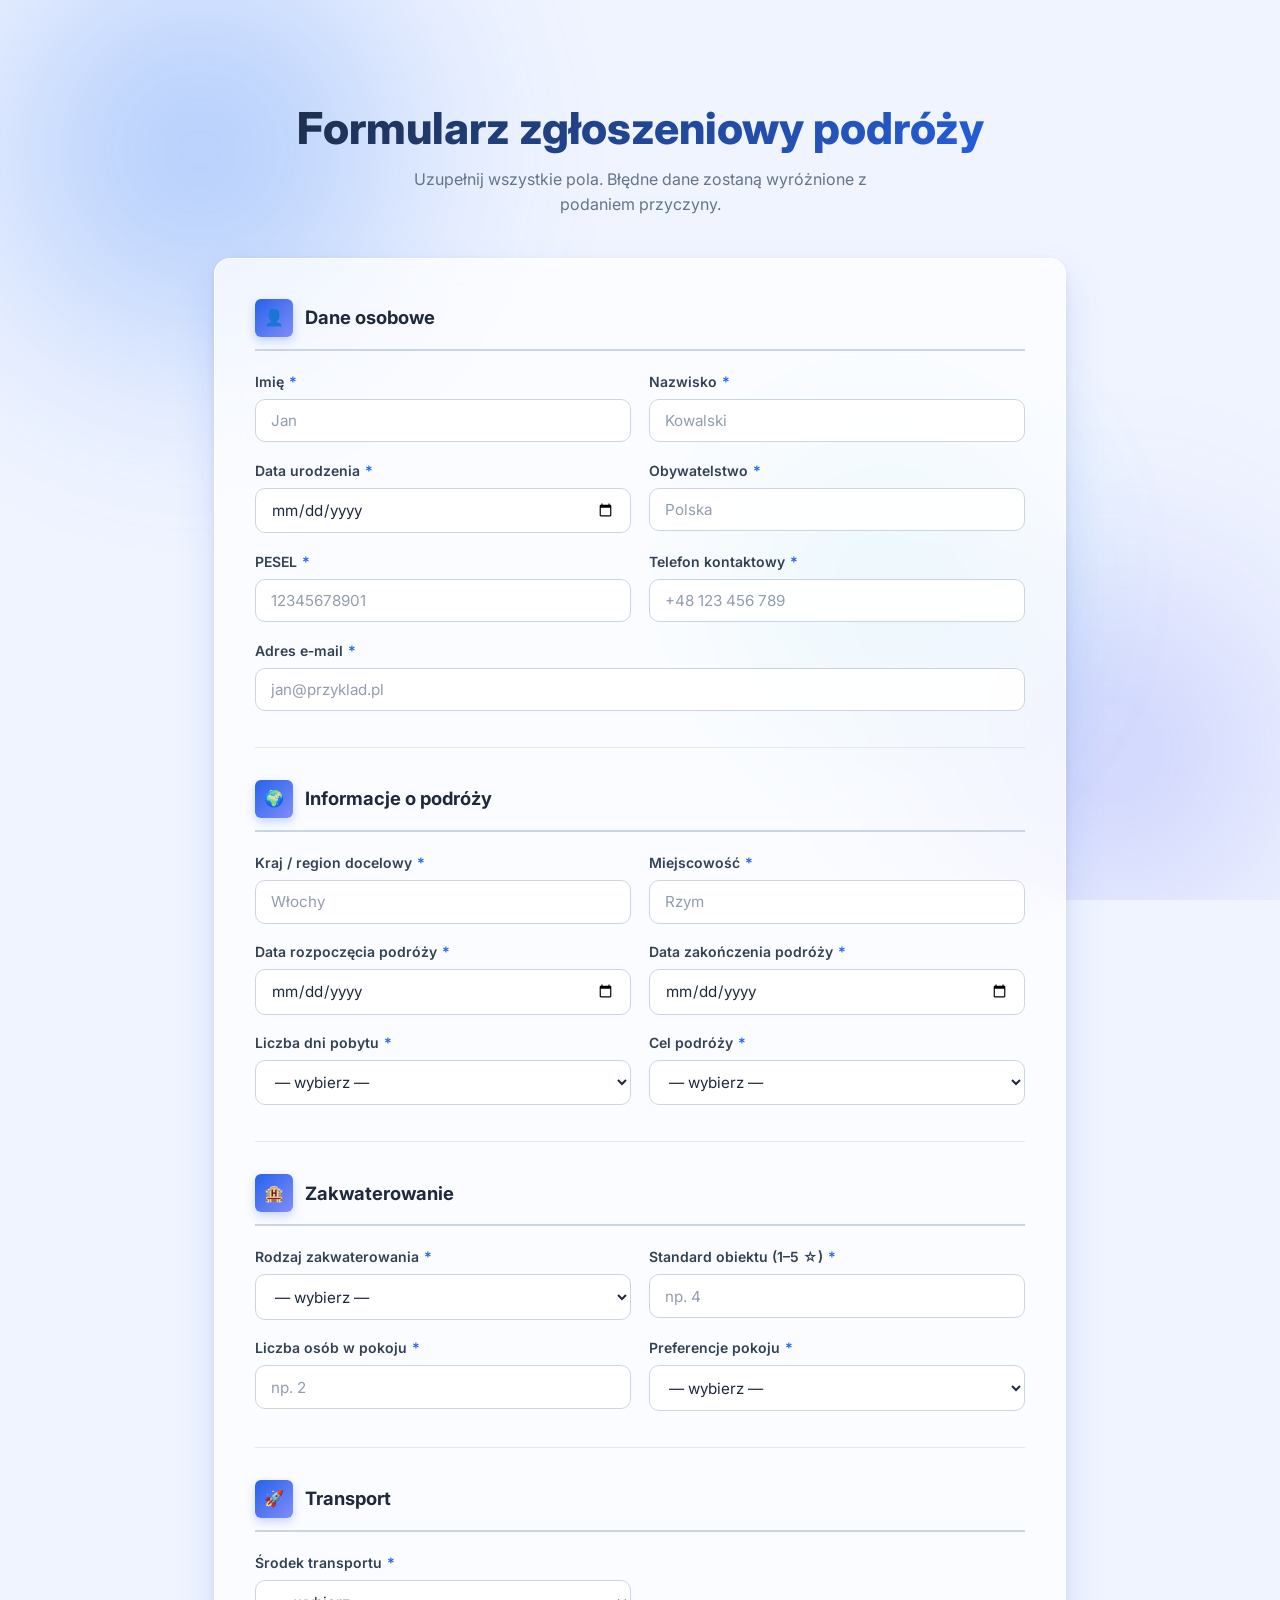
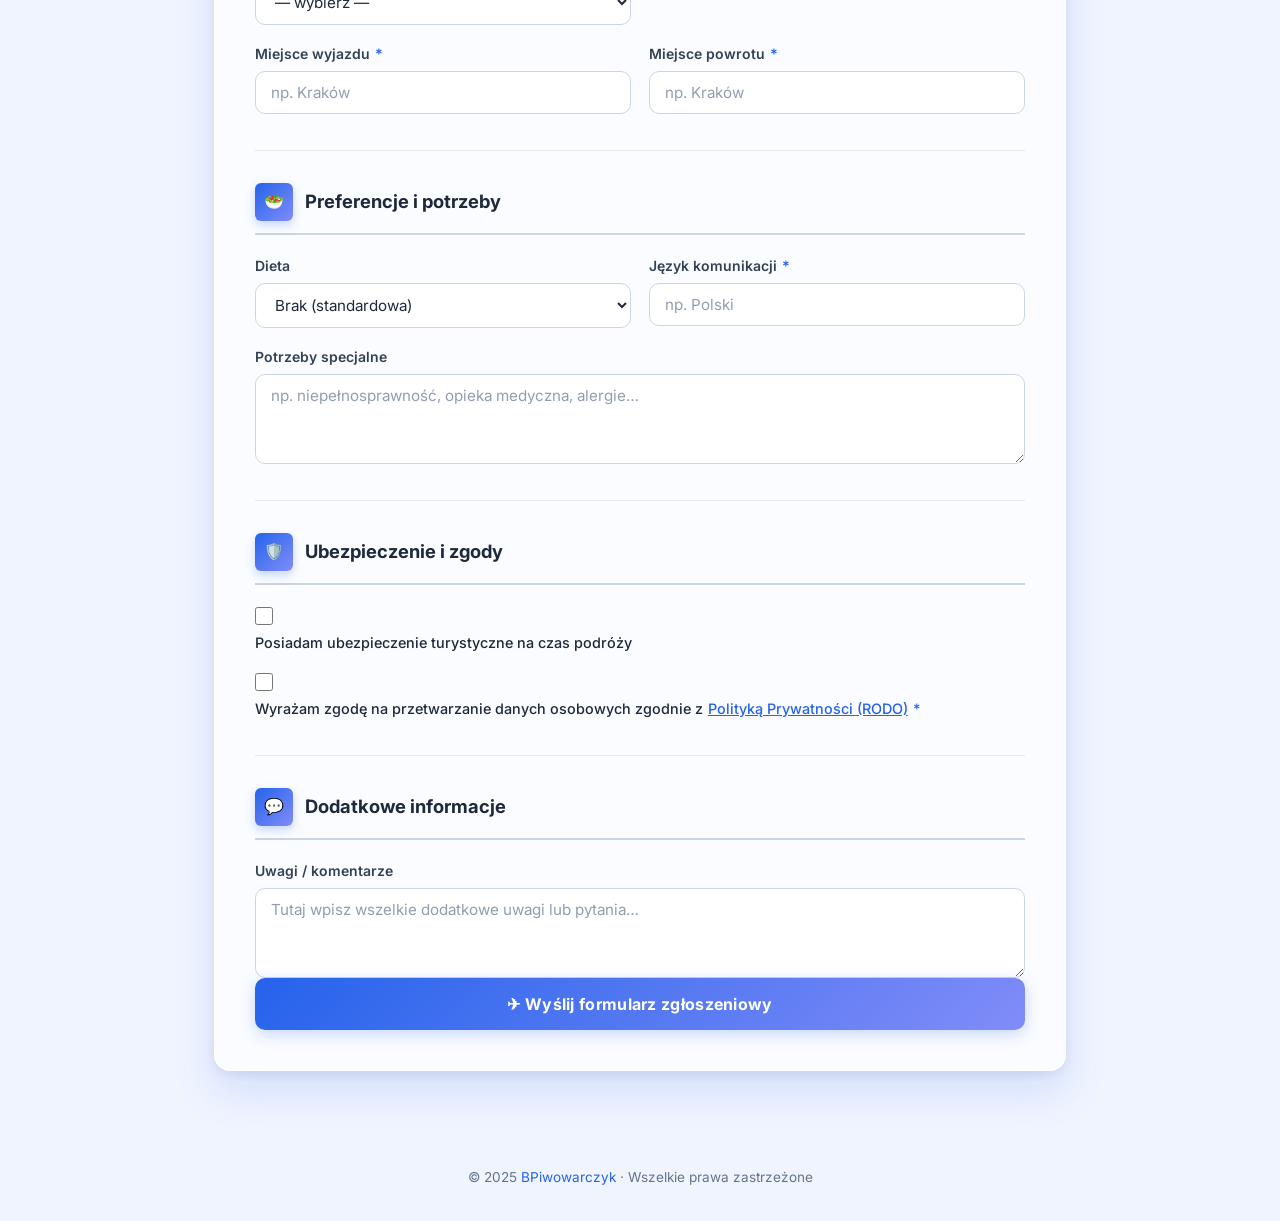
<file: zadanie/formularz_podrózy.html>
<!DOCTYPE html>
<html lang="pl-PL">

<head>
    <meta charset="UTF-8" />
    <meta name="viewport" content="width=device-width, initial-scale=1.0" />
    <title>Formularz podróży – BPiwowarczyk</title>
    <meta name="description" content="Formularz zgłoszeniowy podróży – wypełnij dane i zarezerwuj swój wyjazd." />
    <link href="https://fonts.googleapis.com/css2?family=Inter:wght@400;500;600;700;800&display=swap"
        rel="stylesheet" />
    <link rel="stylesheet" href="travel_form.css" />
    <script>
        (function () {
            try {
                var t = localStorage.getItem('theme');
                if (!t && window.matchMedia && window.matchMedia('(prefers-color-scheme: dark)').matches) t = 'dark';
                if (t === 'dark') document.documentElement.classList.add('dark');
            } catch (e) { }
        })();
    </script>
</head>

<body>

    <div class="bg-blobs" aria-hidden="true">
        <div class="blob blob-1"></div>
        <div class="blob blob-2"></div>
        <div class="blob blob-3"></div>
    </div>

    <div class="page-wrapper">
        <div class="container">

            <div class="page-header">
                <h1>Formularz zgłoszeniowy podróży</h1>
                <p>Uzupełnij wszystkie pola. Błędne dane zostaną wyróżnione z podaniem przyczyny.</p>
            </div>

            <form id="travelForm" class="travel-form" novalidate autocomplete="on">

                <div class="form-section">
                    <div class="form-section-header">
                        <div class="section-icon">👤</div>
                        <h2 class="form-section-title">Dane osobowe</h2>
                    </div>
                    <div class="form-grid">

                        <div class="form-row">
                            <label for="firstName">Imię <span class="req">*</span></label>
                            <input type="text" id="firstName" name="firstName" autocomplete="given-name"
                                placeholder="Jan" required />
                            <span class="error-msg" id="err-firstName"></span>
                        </div>

                        <div class="form-row">
                            <label for="lastName">Nazwisko <span class="req">*</span></label>
                            <input type="text" id="lastName" name="lastName" autocomplete="family-name"
                                placeholder="Kowalski" required />
                            <span class="error-msg" id="err-lastName"></span>
                        </div>

                        <div class="form-row">
                            <label for="birthDate">Data urodzenia <span class="req">*</span></label>
                            <input type="date" id="birthDate" name="birthDate" autocomplete="bday" required />
                            <span class="error-msg" id="err-birthDate"></span>
                        </div>

                        <div class="form-row">
                            <label for="nationality">Obywatelstwo <span class="req">*</span></label>
                            <input type="text" id="nationality" name="nationality" placeholder="Polska" required />
                            <span class="error-msg" id="err-nationality"></span>
                        </div>

                        <div class="form-row">
                            <label for="pesel">PESEL <span class="req">*</span></label>
                            <input type="text" id="pesel" name="pesel" placeholder="12345678901" maxlength="11"
                                required />
                            <span class="error-msg" id="err-pesel"></span>
                        </div>

                        <div class="form-row">
                            <label for="phone">Telefon kontaktowy <span class="req">*</span></label>
                            <input type="tel" id="phone" name="phone" autocomplete="tel" placeholder="+48 123 456 789"
                                required />
                            <span class="error-msg" id="err-phone"></span>
                        </div>

                        <div class="form-row col-full">
                            <label for="email">Adres e‑mail <span class="req">*</span></label>
                            <input type="email" id="email" name="email" autocomplete="email"
                                placeholder="jan@przyklad.pl" required />
                            <span class="error-msg" id="err-email"></span>
                        </div>

                    </div>
                </div>

                <hr class="section-divider" />

                <div class="form-section">
                    <div class="form-section-header">
                        <div class="section-icon">🌍</div>
                        <h2 class="form-section-title">Informacje o podróży</h2>
                    </div>
                    <div class="form-grid">

                        <div class="form-row">
                            <label for="country">Kraj / region docelowy <span class="req">*</span></label>
                            <input type="text" id="country" name="country" placeholder="Włochy" required />
                            <span class="error-msg" id="err-country"></span>
                        </div>

                        <div class="form-row">
                            <label for="city">Miejscowość <span class="req">*</span></label>
                            <input type="text" id="city" name="city" placeholder="Rzym" required />
                            <span class="error-msg" id="err-city"></span>
                        </div>

                        <div class="form-row">
                            <label for="startDate">Data rozpoczęcia podróży <span class="req">*</span></label>
                            <input type="date" id="startDate" name="startDate" required />
                            <span class="error-msg" id="err-startDate"></span>
                        </div>

                        <div class="form-row">
                            <label for="endDate">Data zakończenia podróży <span class="req">*</span></label>
                            <input type="date" id="endDate" name="endDate" required />
                            <span class="error-msg" id="err-endDate"></span>
                        </div>

                        <div class="form-row">
                            <label for="stayLength">Liczba dni pobytu <span class="req">*</span></label>
                            <select id="stayLength" name="stayLength" required>
                                <option value="">— wybierz —</option>
                                <option value="7">7 dni</option>
                                <option value="10">10 dni</option>
                                <option value="14">14 dni</option>
                            </select>
                            <span class="error-msg" id="err-stayLength"></span>
                        </div>

                        <div class="form-row">
                            <label for="purpose">Cel podróży <span class="req">*</span></label>
                            <select id="purpose" name="purpose" required>
                                <option value="">— wybierz —</option>
                                <option value="wypoczynek">Wypoczynek</option>
                                <option value="zwiedzanie">Zwiedzanie</option>
                                <option value="biznes">Biznes</option>
                                <option value="inny">Inny</option>
                            </select>
                            <span class="error-msg" id="err-purpose"></span>
                        </div>

                    </div>
                </div>

                <hr class="section-divider" />

                <div class="form-section">
                    <div class="form-section-header">
                        <div class="section-icon">🏨</div>
                        <h2 class="form-section-title">Zakwaterowanie</h2>
                    </div>
                    <div class="form-grid">

                        <div class="form-row">
                            <label for="accommodationType">Rodzaj zakwaterowania <span class="req">*</span></label>
                            <select id="accommodationType" name="accommodationType" required>
                                <option value="">— wybierz —</option>
                                <option value="hotel">Hotel</option>
                                <option value="apartament">Apartament</option>
                                <option value="pensjonat">Pensjonat</option>
                                <option value="hostel">Hostel</option>
                                <option value="inny">Inny</option>
                            </select>
                            <span class="error-msg" id="err-accommodationType"></span>
                        </div>

                        <div class="form-row">
                            <label for="accommodationRating">Standard obiektu (1–5 ☆) <span class="req">*</span></label>
                            <input type="number" id="accommodationRating" name="accommodationRating" min="1" max="5"
                                placeholder="np. 4" required />
                            <span class="error-msg" id="err-accommodationRating"></span>
                        </div>

                        <div class="form-row">
                            <label for="peopleInRoom">Liczba osób w pokoju <span class="req">*</span></label>
                            <input type="number" id="peopleInRoom" name="peopleInRoom" min="1" max="10"
                                placeholder="np. 2" required />
                            <span class="error-msg" id="err-peopleInRoom"></span>
                        </div>

                        <div class="form-row">
                            <label for="roomPreference">Preferencje pokoju <span class="req">*</span></label>
                            <select id="roomPreference" name="roomPreference" required>
                                <option value="">— wybierz —</option>
                                <option value="jednoosobowy">Jednoosobowy</option>
                                <option value="dwuosobowy">Dwuosobowy</option>
                                <option value="rodzinny">Rodzinny</option>
                            </select>
                            <span class="error-msg" id="err-roomPreference"></span>
                        </div>

                    </div>
                </div>

                <hr class="section-divider" />

                <div class="form-section">
                    <div class="form-section-header">
                        <div class="section-icon">🚀</div>
                        <h2 class="form-section-title">Transport</h2>
                    </div>
                    <div class="form-grid">

                        <div class="form-row">
                            <label for="transportMode">Środek transportu <span class="req">*</span></label>
                            <select id="transportMode" name="transportMode" required>
                                <option value="">— wybierz —</option>
                                <option value="samolot">✈ Samolot</option>
                                <option value="autokar">🚌 Autokar</option>
                                <option value="wlasny">🚗 Własny</option>
                                <option value="pociag">🚆 Pociąg</option>
                            </select>
                            <span class="error-msg" id="err-transportMode"></span>
                        </div>

                        <div class="form-row"></div>

                        <div class="form-row">
                            <label for="departurePlace">Miejsce wyjazdu <span class="req">*</span></label>
                            <input type="text" id="departurePlace" name="departurePlace" placeholder="np. Kraków"
                                required />
                            <span class="error-msg" id="err-departurePlace"></span>
                        </div>

                        <div class="form-row">
                            <label for="returnPlace">Miejsce powrotu <span class="req">*</span></label>
                            <input type="text" id="returnPlace" name="returnPlace" placeholder="np. Kraków" required />
                            <span class="error-msg" id="err-returnPlace"></span>
                        </div>

                    </div>
                </div>

                <hr class="section-divider" />

                <div class="form-section">
                    <div class="form-section-header">
                        <div class="section-icon">🥗</div>
                        <h2 class="form-section-title">Preferencje i potrzeby</h2>
                    </div>
                    <div class="form-grid">

                        <div class="form-row">
                            <label for="diet">Dieta</label>
                            <select id="diet" name="diet">
                                <option value="">Brak (standardowa)</option>
                                <option value="wegetarianska">Wegetariańska</option>
                                <option value="weganska">Wegańska</option>
                                <option value="bezglutenowa">Bezglutenowa</option>
                                <option value="halal">Halal</option>
                                <option value="inne">Inne</option>
                            </select>
                        </div>

                        <div class="form-row">
                            <label for="language">Język komunikacji <span class="req">*</span></label>
                            <input type="text" id="language" name="language" placeholder="np. Polski" required />
                            <span class="error-msg" id="err-language"></span>
                        </div>

                        <div class="form-row col-full">
                            <label for="specialNeeds">Potrzeby specjalne</label>
                            <textarea id="specialNeeds" name="specialNeeds"
                                placeholder="np. niepełnosprawność, opieka medyczna, alergie…"></textarea>
                        </div>

                    </div>
                </div>

                <hr class="section-divider" />

                <div class="form-section">
                    <div class="form-section-header">
                        <div class="section-icon">🛡️</div>
                        <h2 class="form-section-title">Ubezpieczenie i zgody</h2>
                    </div>
                    <div class="form-grid">

                        <div class="form-row col-full">
                            <div class="checkbox-row">
                                <input type="checkbox" id="insurance" name="insurance" />
                                <label for="insurance">
                                    Posiadam ubezpieczenie turystyczne na czas podróży
                                </label>
                            </div>
                        </div>

                        <div class="form-row col-full">
                            <div class="checkbox-row">
                                <input type="checkbox" id="privacy" name="privacy" required />
                                <label for="privacy">
                                    Wyrażam zgodę na przetwarzanie danych osobowych zgodnie z
                                    <a href="#" target="_blank" rel="noopener">Polityką Prywatności (RODO)</a>
                                    <span class="req">*</span>
                                </label>
                            </div>
                            <span class="error-msg" id="err-privacy"></span>
                        </div>

                    </div>
                </div>

                <hr class="section-divider" />

                <div class="form-section">
                    <div class="form-section-header">
                        <div class="section-icon">💬</div>
                        <h2 class="form-section-title">Dodatkowe informacje</h2>
                    </div>
                    <div class="form-grid">
                        <div class="form-row col-full">
                            <label for="remarks">Uwagi / komentarze</label>
                            <textarea id="remarks" name="remarks"
                                placeholder="Tutaj wpisz wszelkie dodatkowe uwagi lub pytania…"></textarea>
                        </div>
                    </div>
                </div>

                <button type="submit" class="btn-submit" id="submitBtn">
                    ✈ Wyślij formularz zgłoszeniowy
                </button>

                <p class="form-status" id="formStatus" aria-live="polite" role="alert"></p>

            </form>
        </div>
    </div>

    <footer class="page-footer">
        © 2025 <a href="../index.html">BPiwowarczyk</a> · Wszelkie prawa zastrzeżone
    </footer>

    <script>
        (function () {
            'use strict';
            const btn = document.getElementById('themeBtn');
            const html = document.documentElement;

            function applyTheme(dark) {
                html.classList.toggle('dark', dark);
                btn.setAttribute('aria-checked', String(dark));
                try { localStorage.setItem('theme', dark ? 'dark' : 'light'); } catch (e) { }
            }

            btn.addEventListener('click', () => applyTheme(!html.classList.contains('dark')));
            applyTheme(html.classList.contains('dark'));
            const form = document.getElementById('travelForm');
            const status = document.getElementById('formStatus');

            function showErr(id, msg) {
                const el = document.getElementById('err-' + id);
                const inp = document.getElementById(id) || form.querySelector('[name="' + id + '"]');
                if (el) { el.textContent = '⚠ ' + msg; el.classList.add('visible'); }
                if (inp) { inp.classList.add('input-error'); inp.classList.remove('input-ok'); }
            }

            function clearErr(id) {
                const el = document.getElementById('err-' + id);
                const inp = document.getElementById(id) || form.querySelector('[name="' + id + '"]');
                if (el) { el.textContent = ''; el.classList.remove('visible'); }
                if (inp) { inp.classList.remove('input-error'); inp.classList.add('input-ok'); }
            }

            function clearAll() {
                form.querySelectorAll('.error-msg').forEach(e => { e.textContent = ''; e.classList.remove('visible'); });
                form.querySelectorAll('.input-error,.input-ok').forEach(e => { e.classList.remove('input-error', 'input-ok'); });
                status.className = 'form-status';
                status.textContent = '';
            }

            function peselValid(p) {
                if (!/^\d{11}$/.test(p)) return false;
                const w = [1, 3, 7, 9, 1, 3, 7, 9, 1, 3];
                let s = 0;
                for (let i = 0; i < 10; i++) s += w[i] * parseInt(p[i]);
                return (10 - (s % 10)) % 10 === parseInt(p[10]);
            }

            function validate() {
                let ok = true;
                const today = new Date(); today.setHours(0, 0, 0, 0);
                const firstName = form.firstName.value.trim();
                if (!firstName) { showErr('firstName', 'Imię jest wymagane.'); ok = false; }
                else if (firstName.length < 2) { showErr('firstName', 'Imię musi mieć min. 2 znaki.'); ok = false; }
                else clearErr('firstName');
                const lastName = form.lastName.value.trim();
                if (!lastName) { showErr('lastName', 'Nazwisko jest wymagane.'); ok = false; }
                else if (lastName.length < 2) { showErr('lastName', 'Nazwisko musi mieć min. 2 znaki.'); ok = false; }
                else clearErr('lastName');
                const birthVal = form.birthDate.value;
                if (!birthVal) { showErr('birthDate', 'Data urodzenia jest wymagana.'); ok = false; }
                else {
                    const birth = new Date(birthVal);
                    if (birth >= today) { showErr('birthDate', 'Data urodzenia musi być w przeszłości.'); ok = false; }
                    else clearErr('birthDate');
                }
                const nat = form.nationality.value.trim();
                if (!nat) { showErr('nationality', 'Obywatelstwo jest wymagane.'); ok = false; }
                else clearErr('nationality');
                const pesel = form.pesel.value.trim();
                if (!pesel) { showErr('pesel', 'PESEL jest wymagany.'); ok = false; }
                else if (!/^\d{11}$/.test(pesel)) { showErr('pesel', 'PESEL musi mieć dokładnie 11 cyfr.'); ok = false; }
                else if (!peselValid(pesel)) { showErr('pesel', 'PESEL jest niepoprawny (błędna suma kontrolna).'); ok = false; }
                else clearErr('pesel');
                const phone = form.phone.value.replace(/\s/g, '');
                if (!phone) { showErr('phone', 'Telefon jest wymagany.'); ok = false; }
                else if (!/^(\+?\d{9,15})$/.test(phone)) { showErr('phone', 'Podaj poprawny numer telefonu (9–15 cyfr).'); ok = false; }
                else clearErr('phone');
                const email = form.email.value.trim();
                if (!email) { showErr('email', 'Adres e‑mail jest wymagany.'); ok = false; }
                else if (!/^[^\s@]+@[^\s@]+\.[^\s@]{2,}$/.test(email)) { showErr('email', 'Podaj poprawny adres e‑mail.'); ok = false; }
                else clearErr('email');
                const country = form.country.value.trim();
                if (!country) { showErr('country', 'Kraj docelowy jest wymagany.'); ok = false; }
                else clearErr('country');
                const city = form.city.value.trim();
                if (!city) { showErr('city', 'Miejscowość jest wymagana.'); ok = false; }
                else clearErr('city');
                const startVal = form.startDate.value;
                const endVal = form.endDate.value;
                if (!startVal) { showErr('startDate', 'Data rozpoczęcia jest wymagana.'); ok = false; }
                else {
                    const start = new Date(startVal);
                    if (start < today) { showErr('startDate', 'Data rozpoczęcia nie może być w przeszłości.'); ok = false; }
                    else clearErr('startDate');
                }
                if (!endVal) { showErr('endDate', 'Data zakończenia jest wymagana.'); ok = false; }
                else {
                    const end = new Date(endVal);
                    if (startVal && end <= new Date(startVal)) {
                        showErr('endDate', 'Data zakończenia musi być późniejsza niż data rozpoczęcia.'); ok = false;
                    } else clearErr('endDate');
                }
                if (!form.stayLength.value) { showErr('stayLength', 'Wybierz liczbę dni pobytu.'); ok = false; }
                else clearErr('stayLength');
                if (!form.purpose.value) { showErr('purpose', 'Wybierz cel podróży.'); ok = false; }
                else clearErr('purpose');
                if (!form.accommodationType.value) { showErr('accommodationType', 'Wybierz rodzaj zakwaterowania.'); ok = false; }
                else clearErr('accommodationType');

                const rating = parseInt(form.accommodationRating.value);
                if (!form.accommodationRating.value) { showErr('accommodationRating', 'Standard obiektu jest wymagany.'); ok = false; }
                else if (rating < 1 || rating > 5) { showErr('accommodationRating', 'Standard musi wynosić od 1 do 5.'); ok = false; }
                else clearErr('accommodationRating');

                const people = parseInt(form.peopleInRoom.value);
                if (!form.peopleInRoom.value) { showErr('peopleInRoom', 'Podaj liczbę osób w pokoju.'); ok = false; }
                else if (people < 1) { showErr('peopleInRoom', 'Minimalna liczba osób to 1.'); ok = false; }
                else clearErr('peopleInRoom');

                if (!form.roomPreference.value) { showErr('roomPreference', 'Wybierz preferencje pokoju.'); ok = false; }
                else clearErr('roomPreference');
                if (!form.transportMode.value) { showErr('transportMode', 'Wybierz środek transportu.'); ok = false; }
                else clearErr('transportMode');

                if (!form.departurePlace.value.trim()) { showErr('departurePlace', 'Miejsce wyjazdu jest wymagane.'); ok = false; }
                else clearErr('departurePlace');

                if (!form.returnPlace.value.trim()) { showErr('returnPlace', 'Miejsce powrotu jest wymagane.'); ok = false; }
                else clearErr('returnPlace');
                if (!form.language.value.trim()) { showErr('language', 'Język komunikacji jest wymagany.'); ok = false; }
                else clearErr('language');
                if (!form.privacy.checked) { showErr('privacy', 'Zgoda na przetwarzanie danych jest wymagana.'); ok = false; }
                else clearErr('privacy');

                return ok;
            }
            form.addEventListener('input', function (e) {
                const id = e.target.id;
                if (!id) return;
                const el = form[e.target.name];
                if (!el) return;
                if (e.target.value.trim() || e.target.checked) {
                    const errEl = document.getElementById('err-' + id);
                    if (errEl && errEl.classList.contains('visible')) {
                        errEl.classList.remove('visible');
                        errEl.textContent = '';
                        e.target.classList.remove('input-error');
                    }
                }
            });
            form.addEventListener('submit', function (e) {
                e.preventDefault();
                clearAll();
                if (validate()) {
                    status.className = 'form-status success';
                    status.textContent = '✅ Formularz został poprawnie wypełniony i zgłoszony! Dziękujemy.';
                    status.scrollIntoView({ behavior: 'smooth', block: 'nearest' });
                    form.reset();
                    form.querySelectorAll('.input-ok').forEach(el => el.classList.remove('input-ok'));
                } else {
                    status.className = 'form-status error-status';
                    status.textContent = '⚠ Proszę poprawić zaznaczone pola przed wysłaniem formularza.';
                    const firstErr = form.querySelector('.input-error');
                    if (firstErr) firstErr.scrollIntoView({ behavior: 'smooth', block: 'center' });
                }
            });
        })();
    </script>
</body>

</html>
</file>
<file: zadanie/travel_form.css>
:root {
    --header-height: 70px;
    --container-width: 900px;

    /* Brand */
    --accent:      #2563eb;
    --accent-light:#3b82f6;
    --accent-dark: #1d4ed8;
    --accent-glow: rgba(37,99,235,.25);
    --success:     #10b981;
    --error-color: #ef4444;

    /* Light theme */
    --bg:          #f0f4ff;
    --bg-alt:      #e8eef8;
    --card-bg:     rgba(255,255,255,.72);
    --card-border: rgba(255,255,255,.8);
    --text:        #1e293b;
    --text-muted:  #64748b;
    --label:       #334155;
    --input-bg:    rgba(255,255,255,.9);
    --input-border:#cbd5e1;
    --input-focus: #2563eb;
    --nav-bg:      rgba(255,255,255,.85);
    --nav-border:  rgba(203,213,225,.5);
    --shadow-sm:   0 1px 3px rgba(0,0,0,.08), 0 1px 2px rgba(0,0,0,.05);
    --shadow-md:   0 4px 16px rgba(37,99,235,.12), 0 1px 4px rgba(0,0,0,.08);
    --shadow-lg:   0 20px 40px rgba(37,99,235,.15), 0 4px 12px rgba(0,0,0,.08);
    --radius:      16px;
    --radius-sm:   10px;
    --radius-xs:   6px;
    --transition:  all .3s cubic-bezier(.4,0,.2,1);
}

html.dark {
    --bg:          #0b1120;
    --bg-alt:      #111827;
    --card-bg:     rgba(17,24,39,.75);
    --card-border: rgba(255,255,255,.08);
    --text:        #f1f5f9;
    --text-muted:  #94a3b8;
    --label:       #cbd5e1;
    --input-bg:    rgba(15,23,42,.8);
    --input-border:#334155;
    --nav-bg:      rgba(11,17,32,.9);
    --nav-border:  rgba(255,255,255,.06);
    --shadow-sm:   0 1px 3px rgba(0,0,0,.3);
    --shadow-md:   0 4px 16px rgba(0,0,0,.4);
    --shadow-lg:   0 20px 40px rgba(0,0,0,.5);
}

*, *::before, *::after { box-sizing: border-box; margin: 0; padding: 0; }

html {
    scroll-behavior: smooth;
    scroll-padding-top: calc(var(--header-height) + 16px);
}

body {
    font-family: 'Inter', -apple-system, BlinkMacSystemFont, 'Segoe UI', sans-serif;
    background: var(--bg);
    color: var(--text);
    line-height: 1.6;
    overflow-x: hidden;
    transition: background .4s ease, color .3s ease;
    min-height: 100vh;
}

.bg-blobs {
    position: fixed;
    inset: 0;
    z-index: 0;
    pointer-events: none;
    overflow: hidden;
}
.blob {
    position: absolute;
    border-radius: 50%;
    filter: blur(90px);
    opacity: .45;
    animation: float 12s ease-in-out infinite alternate;
}
html.dark .blob { opacity: .25; }
.blob-1 {
    width: 600px; height: 600px;
    top: -150px; left: -100px;
    background: radial-gradient(circle, #3b82f6 0%, transparent 70%);
    animation-duration: 14s;
}
.blob-2 {
    width: 500px; height: 500px;
    bottom: -100px; right: -80px;
    background: radial-gradient(circle, #818cf8 0%, transparent 70%);
    animation-duration: 18s; animation-delay: -5s;
}
.blob-3 {
    width: 350px; height: 350px;
    top: 45%; left: 55%;
    background: radial-gradient(circle, #06b6d4 0%, transparent 70%);
    animation-duration: 11s; animation-delay: -8s;
}
@keyframes float {
    0%   { transform: translate(0,0) scale(1); }
    50%  { transform: translate(30px,-40px) scale(1.06); }
    100% { transform: translate(-20px,30px) scale(.95); }
}

.navbar {
    position: fixed;
    inset: 0 0 auto 0;
    height: var(--header-height);
    background: var(--nav-bg);
    border-bottom: 1px solid var(--nav-border);
    backdrop-filter: blur(20px);
    -webkit-backdrop-filter: blur(20px);
    z-index: 1000;
    transition: background .4s, border-color .4s;
}

.nav-inner {
    max-width: var(--container-width);
    margin-inline: auto;
    padding-inline: 1.5rem;
    height: 100%;
    display: flex;
    align-items: center;
    gap: 1.25rem;
}

.logo {
    font-size: 1.25rem;
    font-weight: 800;
    text-decoration: none;
    background: linear-gradient(135deg, var(--accent), #818cf8);
    -webkit-background-clip: text;
    -webkit-text-fill-color: transparent;
    background-clip: text;
    white-space: nowrap;
    margin-right: auto;
}

.nav-links {
    list-style: none;
    display: flex;
    gap: .25rem;
}

.nav-link {
    text-decoration: none;
    color: var(--text-muted);
    font-weight: 500;
    font-size: .9rem;
    padding: .45rem .85rem;
    border-radius: var(--radius-xs);
    transition: var(--transition);
}
.nav-link:hover {
    color: var(--accent);
    background: var(--accent-glow);
}

.theme-toggle {
    position: relative;
    width: 52px;
    height: 28px;
    border-radius: 9999px;
    background: linear-gradient(135deg, #f1f5f9, #e2e8f0);
    border: 1px solid var(--input-border);
    cursor: pointer;
    transition: var(--transition);
    flex-shrink: 0;
}
html.dark .theme-toggle {
    background: linear-gradient(135deg, #1e293b, #0f172a);
}
.knob {
    position: absolute;
    top: 3px; left: 3px;
    width: 20px; height: 20px;
    border-radius: 50%;
    background: white;
    box-shadow: 0 1px 4px rgba(0,0,0,.2);
    transition: transform .3s cubic-bezier(.4,0,.2,1);
    display: flex; align-items: center; justify-content: center;
    font-size: 11px;
}

html.dark .knob {
    transform: translateX(24px);
    background: var(--accent);
}
.knob::before { content: '☀️'; }
html.dark .knob::before { content: '🌙'; }

.page-wrapper {
    position: relative;
    z-index: 1;
    padding-top: calc(var(--header-height) + 2rem);
    padding-bottom: 4rem;
    min-height: 100vh;
}

.container {
    max-width: var(--container-width);
    margin-inline: auto;
    padding-inline: 1.5rem;
}

.page-header {
    text-align: center;
    margin-bottom: 2.5rem;
}
.page-header h1 {
    font-size: clamp(1.75rem, 4vw, 2.75rem);
    font-weight: 800;
    line-height: 1.2;
    margin-bottom: .75rem;
    background: linear-gradient(135deg, var(--text) 0%, var(--accent) 100%);
    -webkit-background-clip: text;
    -webkit-text-fill-color: transparent;
    background-clip: text;
}
html.dark .page-header h1 {
    background: linear-gradient(135deg, #f1f5f9 0%, #818cf8 100%);
    -webkit-background-clip: text;
    background-clip: text;
}
.page-header p {
    color: var(--text-muted);
    font-size: 1rem;
    max-width: 520px;
    margin: 0 auto;
}

.travel-form {
    background: var(--card-bg);
    border: 1px solid var(--card-border);
    border-radius: var(--radius);
    box-shadow: var(--shadow-lg);
    backdrop-filter: blur(18px);
    -webkit-backdrop-filter: blur(18px);
    padding: 2.5rem;
    transition: background .4s, border-color .4s;
}

.form-section {
    margin-bottom: 2.25rem;
}
.form-section:last-of-type { margin-bottom: 0; }

.form-section-header {
    display: flex;
    align-items: center;
    gap: .75rem;
    margin-bottom: 1.25rem;
    padding-bottom: .75rem;
    border-bottom: 2px solid var(--input-border);
}

html.dark .form-section-header { border-color: var(--input-border); }

.section-icon {
    width: 38px; height: 38px;
    border-radius: var(--radius-xs);
    background: linear-gradient(135deg, var(--accent), #818cf8);
    display: flex; align-items: center; justify-content: center;
    font-size: 1rem;
    flex-shrink: 0;
    box-shadow: 0 4px 10px var(--accent-glow);
}

.form-section-title {
    font-size: 1.15rem;
    font-weight: 700;
    color: var(--text);
    margin: 0;
}

.form-grid {
    display: grid;
    gap: 1.1rem;
    grid-template-columns: 1fr 1fr;
}
.col-full { grid-column: 1 / -1; }

.form-row {
    display: flex;
    flex-direction: column;
    gap: .35rem;
}

.form-row label {
    font-size: .875rem;
    font-weight: 600;
    color: var(--label);
    display: flex;
    align-items: center;
    gap: .3rem;
}
.form-row label .req {
    color: var(--accent);
    font-size: .9rem;
    line-height: 1;
}

.form-row input,
.form-row select,
.form-row textarea {
    padding: .7rem .95rem;
    border: 1.5px solid var(--input-border);
    border-radius: var(--radius-sm);
    background: var(--input-bg);
    color: var(--text);
    font-size: .95rem;
    font-family: inherit;
    transition: var(--transition);
    width: 100%;
}
.form-row textarea { resize: vertical; min-height: 90px; }

.form-row input::placeholder,
.form-row textarea::placeholder { color: var(--text-muted); opacity: .7; }

.form-row input:hover,
.form-row select:hover,
.form-row textarea:hover {
    border-color: var(--accent-light);
}

.form-row input:focus,
.form-row select:focus,
.form-row textarea:focus {
    outline: none;
    border-color: var(--input-focus);
    box-shadow: 0 0 0 3px var(--accent-glow);
}

/* States */
.form-row input.input-error,
.form-row select.input-error,
.form-row textarea.input-error {
    border-color: var(--error-color);
    box-shadow: 0 0 0 3px rgba(239,68,68,.15);
}

.form-row input.input-ok,
.form-row select.input-ok,
.form-row textarea.input-ok {
    border-color: var(--success);
}

.error-msg {
    font-size: .8rem;
    font-weight: 500;
    color: var(--error-color);
    min-height: 1.1em;
    display: none;
    align-items: center;
    gap: .25rem;
}
.error-msg.visible {
    display: flex;
    animation: shake .3s ease;
}
@keyframes shake {
    0%,100%{transform:translateX(0)}
    25%{transform:translateX(-4px)}
    75%{transform:translateX(4px)}
}

.checkbox-row {
    flex-direction: row;
    align-items: flex-start;
    gap: .6rem;
}
.checkbox-row input[type="checkbox"] {
    width: 18px; height: 18px;
    border-radius: 4px;
    accent-color: var(--accent);
    cursor: pointer;
    flex-shrink: 0;
    margin-top: .15rem;
}
.checkbox-row label {
    font-size: .9rem;
    font-weight: 500;
    color: var(--text);
    cursor: pointer;
    line-height: 1.4;
}
.checkbox-row label a {
    color: var(--accent);
    text-decoration: underline;
}

.btn-submit {
    width: 100%;
    padding: 1rem 2rem;
    background: linear-gradient(135deg, var(--accent), #818cf8);
    color: white;
    border: none;
    border-radius: var(--radius-sm);
    font-size: 1rem;
    font-weight: 700;
    font-family: inherit;
    cursor: pointer;
    transition: var(--transition);
    box-shadow: 0 4px 16px var(--accent-glow);
    position: relative;
    overflow: hidden;
    letter-spacing: .3px;
}
.btn-submit::after {
    content: '';
    position: absolute;
    inset: 0;
    background: white;
    opacity: 0;
    transition: opacity .25s;
}
.btn-submit:hover { transform: translateY(-2px); box-shadow: 0 8px 24px rgba(37,99,235,.35); }
.btn-submit:hover::after { opacity: .06; }
.btn-submit:active { transform: translateY(0); }

.form-status {
    margin-top: 1rem;
    padding: 1rem 1.25rem;
    border-radius: var(--radius-sm);
    font-size: .9rem;
    font-weight: 500;
    display: none;
}
.form-status.success {
    display: block;
    background: rgba(16,185,129,.12);
    border: 1px solid rgba(16,185,129,.3);
    color: var(--success);
}
.form-status.error-status {
    display: block;
    background: rgba(239,68,68,.08);
    border: 1px solid rgba(239,68,68,.25);
    color: var(--error-color);
}

footer.page-footer {
    text-align: center;
    padding: 2rem;
    color: var(--text-muted);
    font-size: .85rem;
    position: relative;
    z-index: 1;
}
footer.page-footer a { color: var(--accent); text-decoration: none; }

.section-divider {
    border: none;
    border-top: 1px solid var(--input-border);
    margin: 2rem 0;
    opacity: .5;
}

@media (max-width: 680px) {
    .nav-links { display: none; }
    .travel-form { padding: 1.5rem; }
    .form-grid { grid-template-columns: 1fr; }
    .col-full { grid-column: 1; }
    .page-header h1 { font-size: 1.6rem; }
}

@media (max-width: 400px) {
    .travel-form { padding: 1.25rem; }
}
</file>
